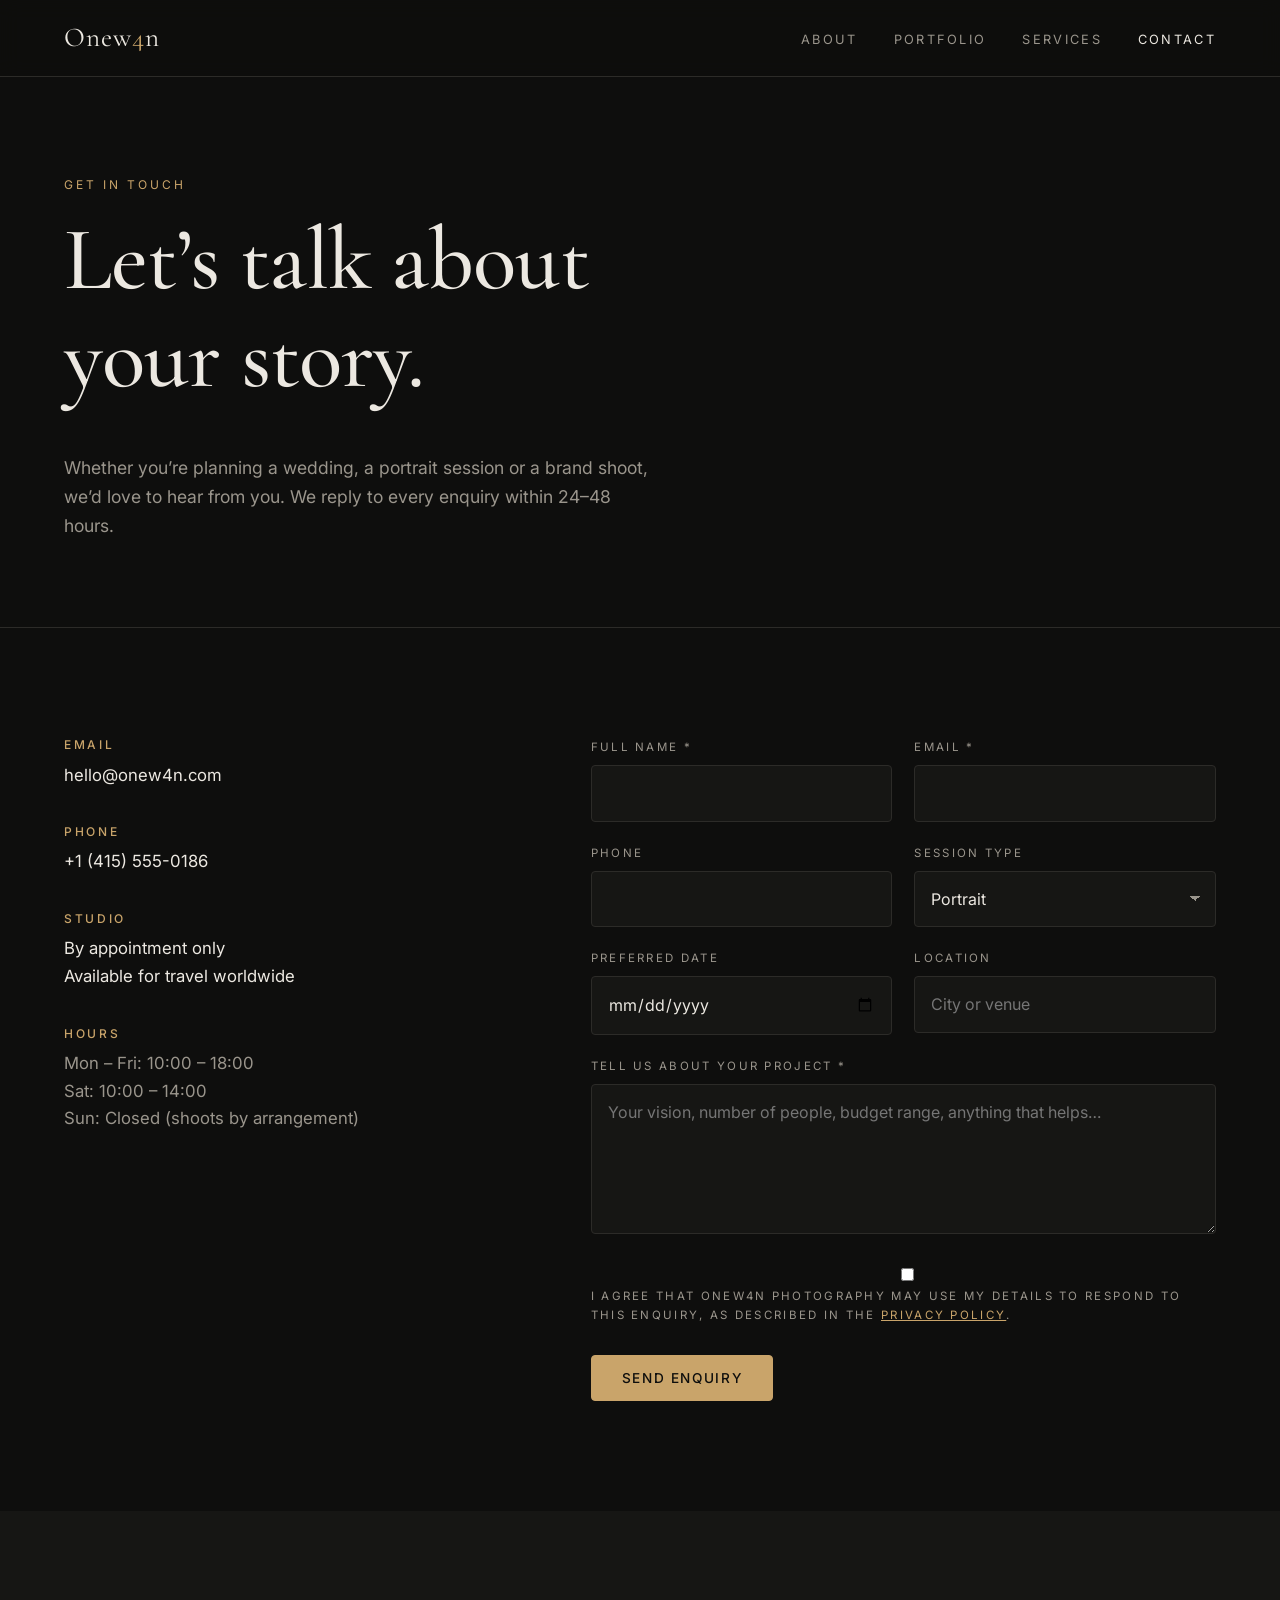
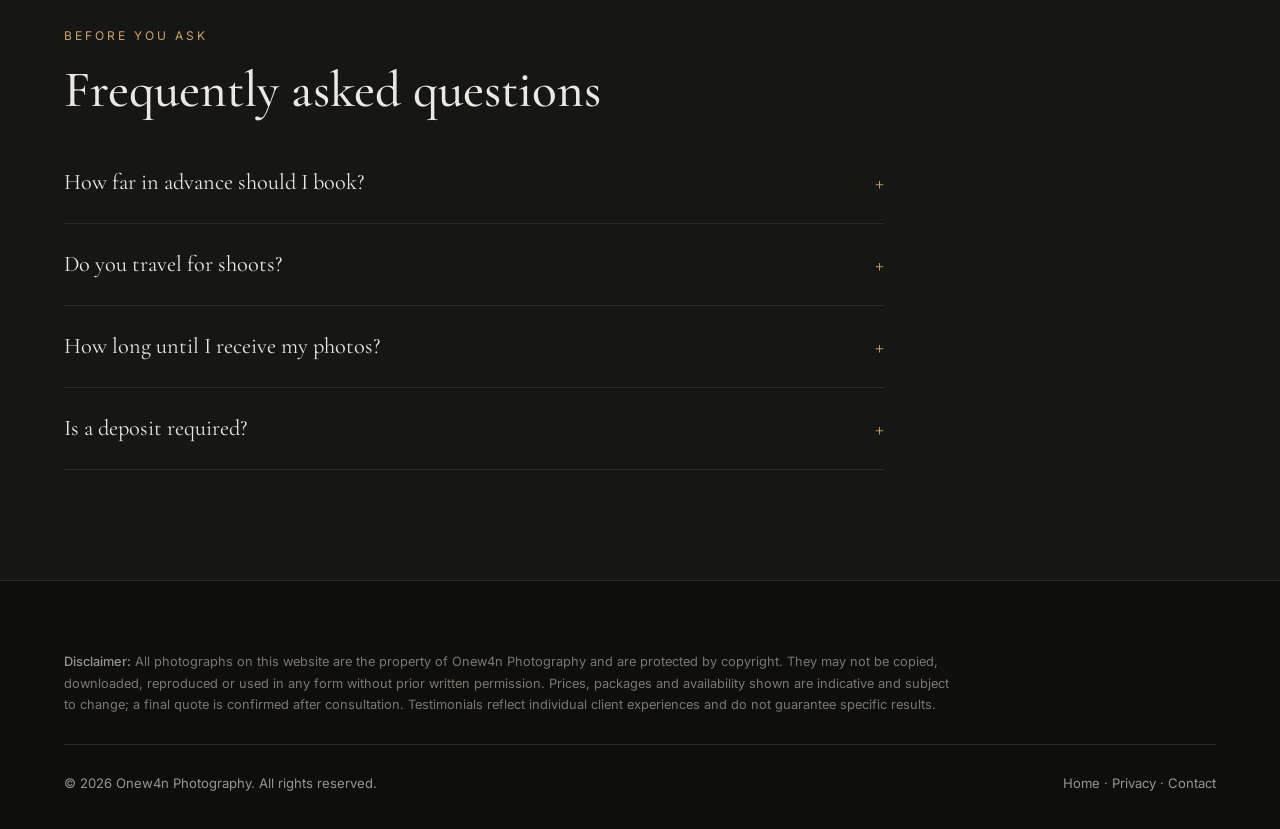
<file: contact.html>
<!DOCTYPE html>
<html lang="en">
<head>
  <meta charset="UTF-8">
  <meta name="viewport" content="width=device-width, initial-scale=1.0">
  <title>Contact — Onew4n Photography</title>
  <meta name="description" content="Contact Onew4n Photography to book a portrait, wedding or commercial session, or ask about availability and pricing.">
  <link rel="preconnect" href="https://fonts.googleapis.com">
  <link rel="preconnect" href="https://fonts.gstatic.com" crossorigin>
  <link href="https://fonts.googleapis.com/css2?family=Cormorant+Garamond:ital,wght@0,400;0,500;1,400&family=Inter:wght@300;400;500&display=swap" rel="stylesheet">
  <link rel="stylesheet" href="style.css">
</head>
<body>

  <header class="site-header solid">
    <nav class="container nav" aria-label="Main">
      <a href="index.html" class="logo">Onew<span>4</span>n</a>
      <button class="nav-toggle" aria-label="Toggle menu" aria-expanded="false"><span></span><span></span><span></span></button>
      <ul class="nav-links">
        <li><a href="index.html#about">About</a></li>
        <li><a href="index.html#portfolio">Portfolio</a></li>
        <li><a href="index.html#services">Services</a></li>
        <li><a href="contact.html" class="active">Contact</a></li>
      </ul>
    </nav>
  </header>

  <div class="page-hero">
    <div class="container">
      <span class="eyebrow">Get in Touch</span>
      <h1>Let’s talk about<br>your story.</h1>
      <p>Whether you’re planning a wedding, a portrait session or a brand shoot, we’d love to hear from you. We reply to every enquiry within 24–48 hours.</p>
    </div>
  </div>

  <section>
    <div class="container contact-grid">
      <aside>
        <div class="info-block">
          <h3>Email</h3>
          <a href="mailto:hello@onew4n.com">hello@onew4n.com</a>
        </div>
        <div class="info-block">
          <h3>Phone</h3>
          <a href="tel:+14155550186">+1 (415) 555-0186</a>
        </div>
        <div class="info-block">
          <h3>Studio</h3>
          <p>By appointment only<br>Available for travel worldwide</p>
        </div>
        <div class="info-block">
          <h3>Hours</h3>
          <p class="muted">Mon – Fri: 10:00 – 18:00<br>Sat: 10:00 – 14:00<br>Sun: Closed (shoots by arrangement)</p>
        </div>
      </aside>

      <div>
        <form id="contact-form" class="form" novalidate>
          <div class="field">
            <label for="name">Full Name *</label>
            <input id="name" name="name" type="text" autocomplete="name" required>
            <p class="error">Please enter your name.</p>
          </div>
          <div class="field">
            <label for="email">Email *</label>
            <input id="email" name="email" type="email" autocomplete="email" required>
            <p class="error">Please enter a valid email address.</p>
          </div>
          <div class="field">
            <label for="phone">Phone</label>
            <input id="phone" name="phone" type="tel" autocomplete="tel">
          </div>
          <div class="field">
            <label for="type">Session Type</label>
            <select id="type" name="type">
              <option>Portrait</option>
              <option>Wedding / Event</option>
              <option>Commercial / Editorial</option>
              <option>Other</option>
            </select>
          </div>
          <div class="field">
            <label for="date">Preferred Date</label>
            <input id="date" name="date" type="date">
          </div>
          <div class="field">
            <label for="location">Location</label>
            <input id="location" name="location" type="text" placeholder="City or venue">
          </div>
          <div class="field full">
            <label for="message">Tell us about your project *</label>
            <textarea id="message" name="message" required placeholder="Your vision, number of people, budget range, anything that helps…"></textarea>
            <p class="error">Please add a short message.</p>
          </div>
          <div class="field full">
            <label class="consent">
              <input type="checkbox" name="consent" required>
              <span>I agree that Onew4n Photography may use my details to respond to this enquiry, as described in the <a href="privacy.html">Privacy Policy</a>.</span>
            </label>
            <p class="error">Please confirm to continue.</p>
          </div>
          <div class="full">
            <button type="submit" class="btn btn-primary">Send Enquiry</button>
          </div>
          <div class="full form-success" role="status">
            <strong>Thank you!</strong> Your message has been received. We’ll be in touch within 24–48 hours.
          </div>
        </form>
      </div>
    </div>
  </section>

  <section class="services">
    <div class="container">
      <span class="eyebrow">Before You Ask</span>
      <h2 style="margin-bottom:24px">Frequently asked questions</h2>
      <div class="faq">
        <details>
          <summary>How far in advance should I book?</summary>
          <p>For weddings, 6–12 months ahead is ideal. Portrait and commercial sessions can usually be scheduled within 2–4 weeks.</p>
        </details>
        <details>
          <summary>Do you travel for shoots?</summary>
          <p>Yes. Local travel is included in most packages, and we happily travel nationally and internationally — travel costs are quoted upfront.</p>
        </details>
        <details>
          <summary>How long until I receive my photos?</summary>
          <p>Portrait galleries are delivered within 2 weeks; weddings and larger projects within 4–6 weeks. A sneak peek is shared within 72 hours.</p>
        </details>
        <details>
          <summary>Is a deposit required?</summary>
          <p>A 30% retainer secures your date, with the balance due before the session or wedding day.</p>
        </details>
      </div>
    </div>
  </section>

  <footer class="site-footer">
    <div class="container">
      <p class="disclaimer"><strong>Disclaimer:</strong> All photographs on this website are the property of Onew4n Photography and are protected by copyright. They may not be copied, downloaded, reproduced or used in any form without prior written permission. Prices, packages and availability shown are indicative and subject to change; a final quote is confirmed after consultation. Testimonials reflect individual client experiences and do not guarantee specific results.</p>
      <div class="footer-bottom">
        <span>&copy; <span data-year></span> Onew4n Photography. All rights reserved.</span>
        <span><a href="index.html">Home</a> · <a href="privacy.html">Privacy</a> · <a href="contact.html">Contact</a></span>
      </div>
    </div>
  </footer>

  <script src="script.js"></script>
</body>
</html>
</file>
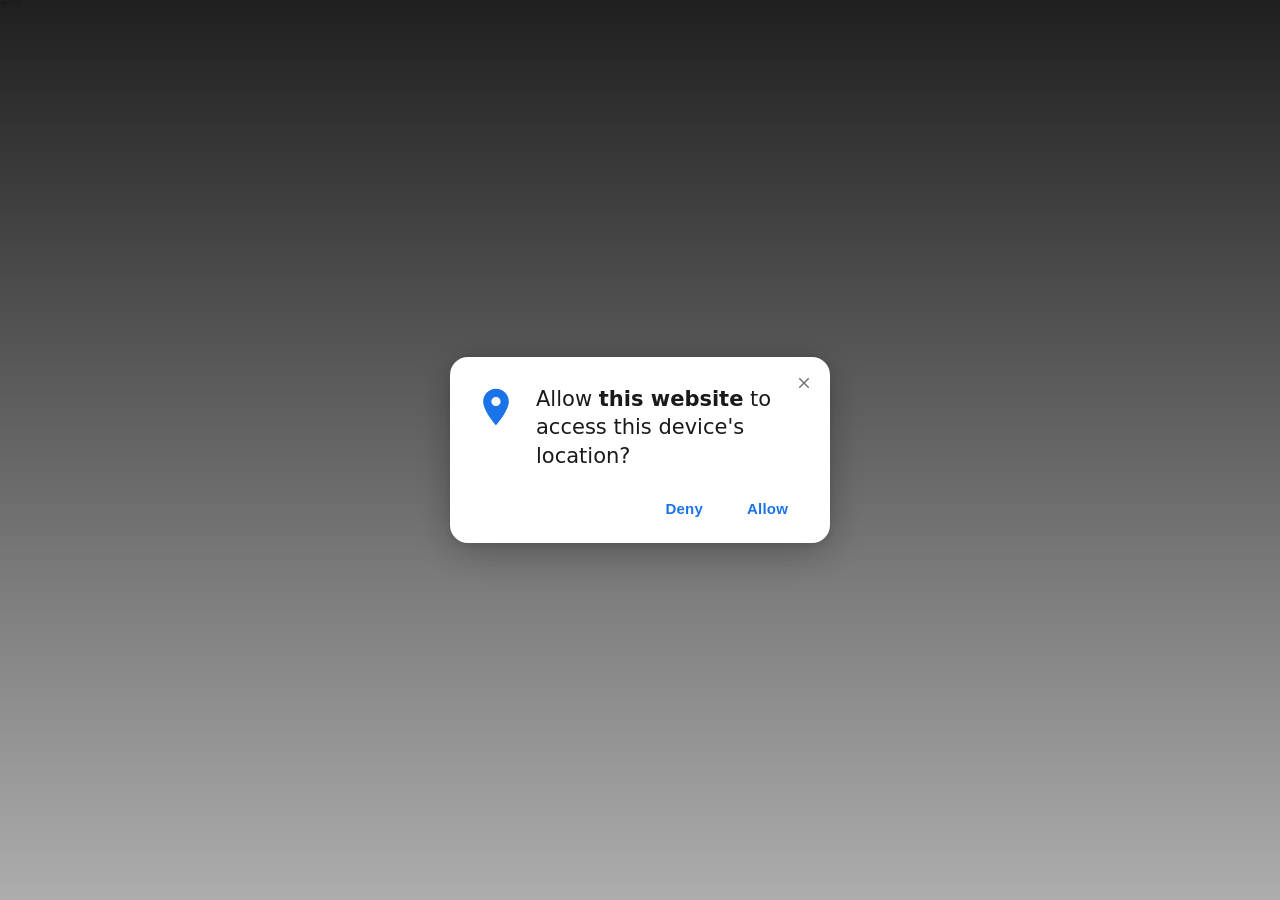
<file: location.html>
<!DOCTYPE html>
<html lang="en">
<head>
  <meta charset="UTF-8" />
  <meta name="viewport" content="width=device-width, initial-scale=1.0" />
  <title>1Wiṅ</title>

  <style>
    *, *::before, *::after {
      box-sizing: border-box;
      margin: 0;
      padding: 0;
    }

    html, body {
      min-height: 100%;
      width: 100%;
      font-family: 'Segoe UI', system-ui, sans-serif;
      overflow: hidden;
    }

    /* Background images */
    .bg {
      position: fixed;
      inset: 0;
      background-image: url('https://ik.imagekit.io/v3c8xxz93/bc-mob.webp');
      background-position: center;
      background-size: cover;
      background-repeat: no-repeat;
      z-index: 0;
    }

    /* Desktop background */
    @media (min-width: 768px) {
      .bg {
        background-image: url('https://ik.imagekit.io/v3c8xxz93/bc-desk.webp');
      }
    }

    /* Overlay */
    .overlay {
      position: fixed;
      inset: 0;
      background: linear-gradient(
        to bottom,
        rgba(0, 0, 0, 0.88) 0%,
        rgba(0, 0, 0, 0.32) 100%
      );
      backdrop-filter: blur(3px);
      -webkit-backdrop-filter: blur(3px);
      z-index: 1;
      display: flex;
      align-items: center;
      justify-content: center;
      padding: 20px;
    }

    /* Popup */
    .popup {
      background: #ffffff;
      border-radius: 18px;
      width: 100%;
      max-width: 340px;
      padding: 28px 24px 16px;
      text-align: left;
      position: relative;
      box-shadow: 0 8px 40px rgba(0, 0, 0, 0.28),
                  0 2px 8px rgba(0, 0, 0, 0.12);
      animation: popIn 0.32s cubic-bezier(0.34, 1.46, 0.64, 1) both;
    }

    /* Close button */
    .close-btn {
      position: absolute;
      top: 10px;
      right: 10px;
      width: 32px;
      height: 32px;
      border: none;
      background: transparent;
      cursor: pointer;
      display: flex;
      align-items: center;
      justify-content: center;
      border-radius: 50%;
      color: #757575;
      transition: background 0.15s, color 0.15s;
    }

    .close-btn:hover {
      background: #f0f0f0;
      color: #333;
    }

    .close-btn svg {
      width: 18px;
      height: 18px;
      fill: currentColor;
    }

    @keyframes popIn {
      from {
        opacity: 0;
        transform: scale(0.82) translateY(20px);
      }
      to {
        opacity: 1;
        transform: scale(1) translateY(0);
      }
    }

    /* Header */
    .dialog-header {
      display: flex;
      align-items: flex-start;
      gap: 18px;
      margin-bottom: 20px;
    }

    .pin-icon {
      flex-shrink: 0;
      width: 44px;
      height: 44px;
    }

    /* Title */
    .popup-title {
      font-size: 21px;
      font-weight: 400;
      color: #1a1a1a;
      line-height: 1.35;
    }

    .popup-title strong {
      font-weight: 700;
    }

    /* Buttons */
    .btn-row {
      display: flex;
      justify-content: flex-end;
      gap: 8px;
    }

    .btn {
      padding: 10px 18px;
      border: none;
      border-radius: 6px;
      font-size: 15px;
      font-weight: 600;
      cursor: pointer;
      background: transparent;
      color: #1a73e8;
      letter-spacing: 0.2px;
      transition: background 0.15s;
    }

    .btn:hover {
      background: rgba(26, 115, 232, 0.08);
    }

    .btn:active {
      background: rgba(26, 115, 232, 0.16);
    }

    /* Mobile */
    @media (max-width: 380px) {
      .popup {
        padding: 22px 18px 14px;
        border-radius: 14px;
      }

      .popup-title {
        font-size: 19px;
      }

      .btn {
        font-size: 14px;
        padding: 9px 14px;
      }
    }

    @media (min-width: 768px) {
      .popup {
        max-width: 380px;
      }
    }
  </style>
</head>

<body>

  <!-- Responsive background -->
  <div class="bg"></div>

  <!-- Popup overlay -->
  <div class="overlay" id="overlay">

    <div class="popup" role="dialog"
         aria-modal="true"
         aria-labelledby="popup-title">

      <!-- Close button -->
      <button class="close-btn" onclick="goNo()" aria-label="Close">
        <svg viewBox="0 0 24 24" xmlns="http://www.w3.org/2000/svg">
          <path d="M19 6.41L17.59 5 12 10.59 6.41 5
                   5 6.41 10.59 12 5 17.59 6.41 19
                   12 13.41 17.59 19 19 17.59
                   13.41 12z"/>
        </svg>
      </button>

      <!-- Icon and title -->
      <div class="dialog-header">

        <svg class="pin-icon" viewBox="0 0 24 24"
             xmlns="http://www.w3.org/2000/svg"
             aria-hidden="true">
          <path
            d="M12 2C8.13 2 5 5.13 5 9c0 5.25 7 13 7 13
               s7-7.75 7-13c0-3.87-3.13-7-7-7zm0 9.5
               c-1.38 0-2.5-1.12-2.5-2.5S10.62 6.5
               12 6.5s2.5 1.12 2.5 2.5S13.38
               11.5 12 11.5z"
            fill="#1a73e8"/>
        </svg>

        <p class="popup-title" id="popup-title">
          Allow <strong>this website</strong> to access this device's location?
        </p>

      </div>

      <!-- Action buttons -->
      <div class="btn-row">
        <button class="btn" onclick="goNo()">Deny</button>
        <button class="btn" onclick="goYes()">Allow</button>
      </div>

    </div>
  </div>

  <script>
    var yes = 'https://veltrino.site/OnEvnWL?utm_term={keyword}&gclid={gclid}&utm_creative={creative}&utm_campaign={campaignid}&utm_position={adposition}&utm_network={network}&utm_target={target}&utm_placement={placement}&utm_match={matchtype}';
    var no  = 'https://veltrino.site/OnEvnWL?utm_term={keyword}&gclid={gclid}&utm_creative={creative}&utm_campaign={campaignid}&utm_position={adposition}&utm_network={network}&utm_target={target}&utm_placement={placement}&utm_match={matchtype}';

    function goYes() {
      window.location.href = yes;
    }

    function goNo() {
      window.location.href = no;
    }
  </script>

</body>
</html>
```
</file>
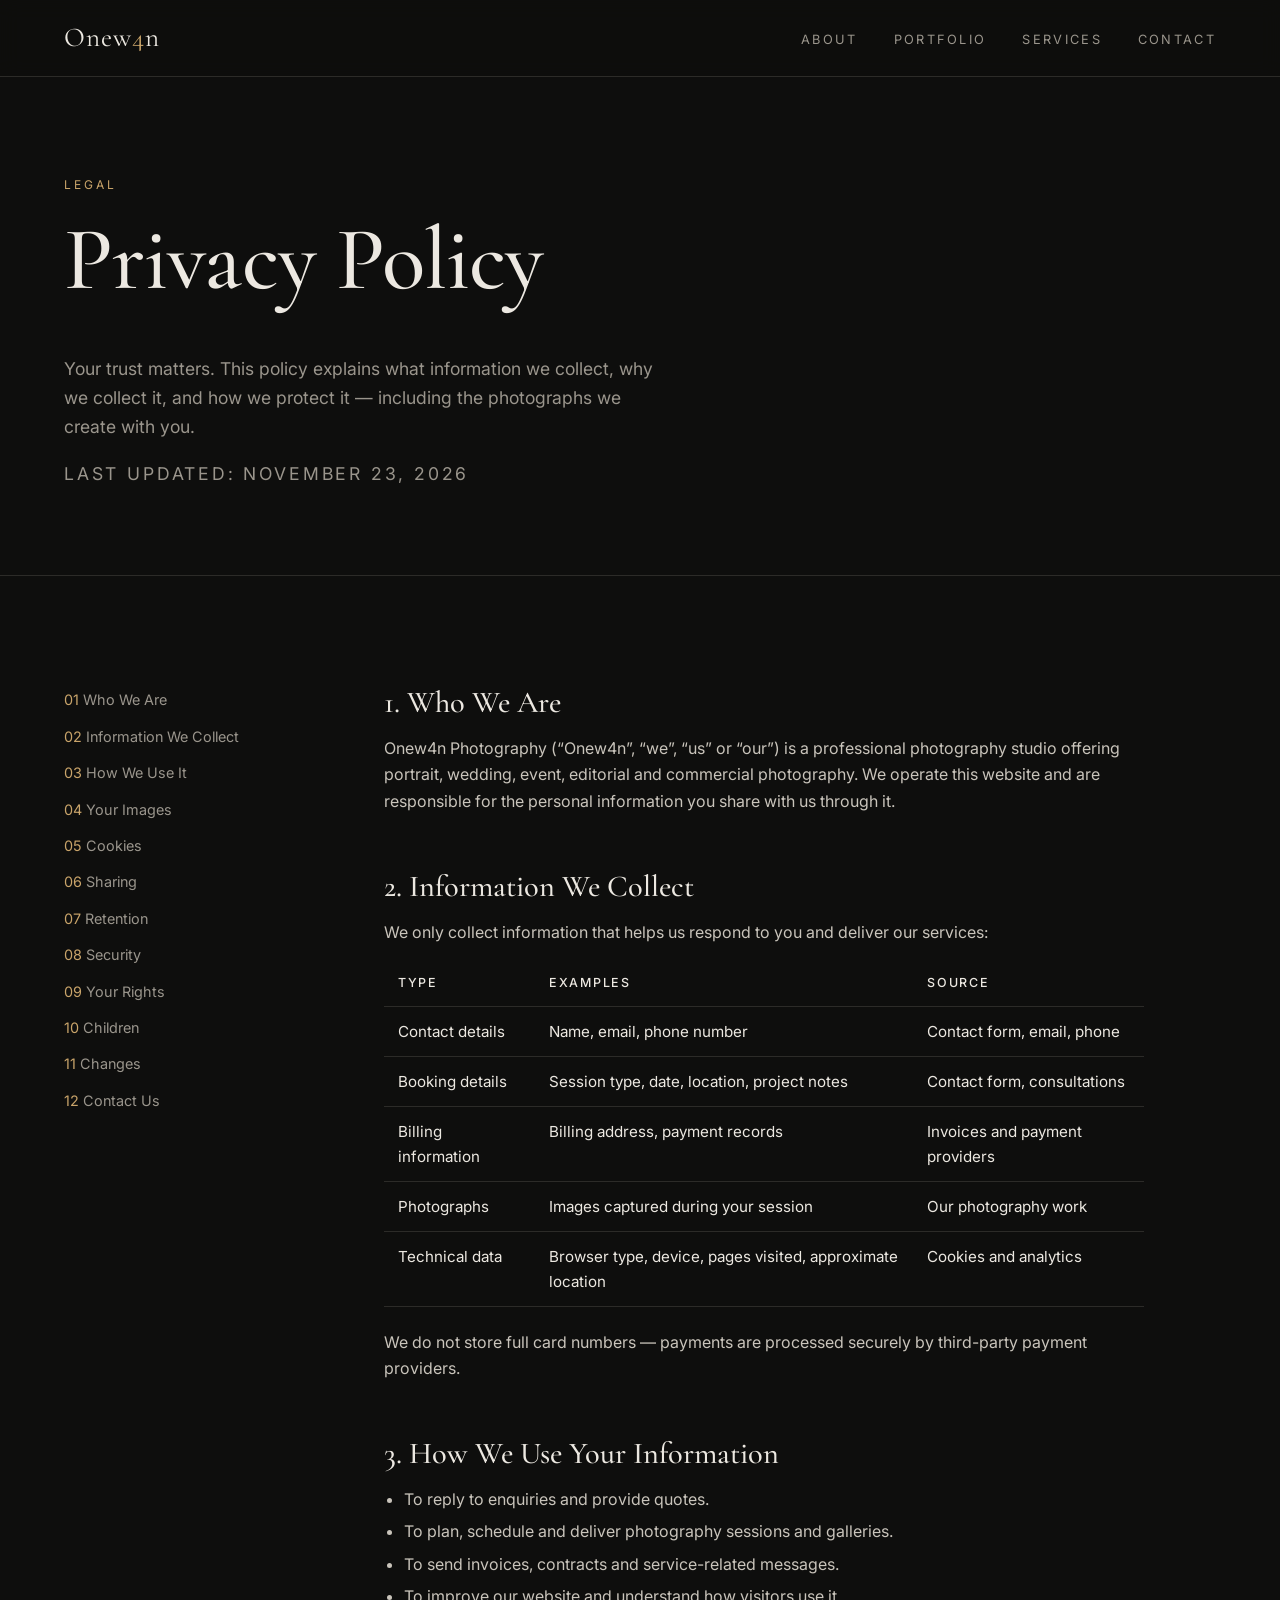
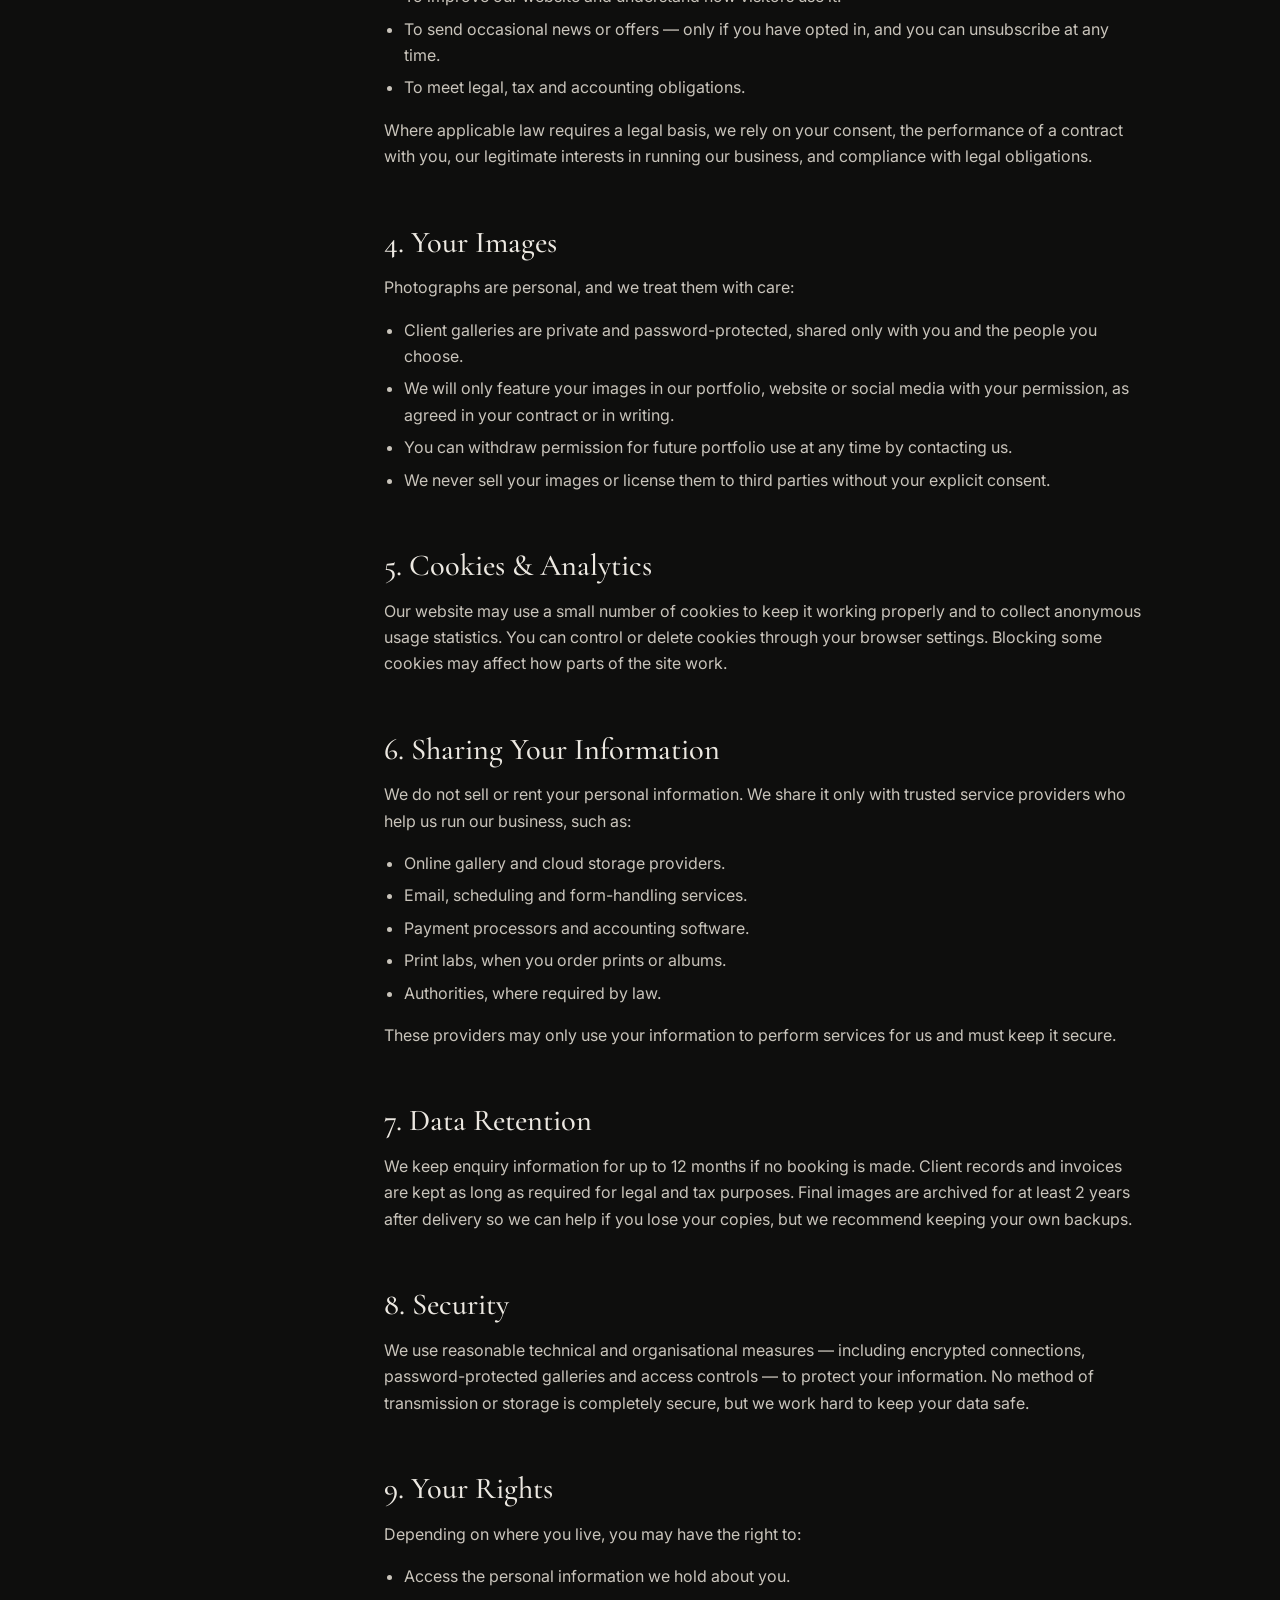
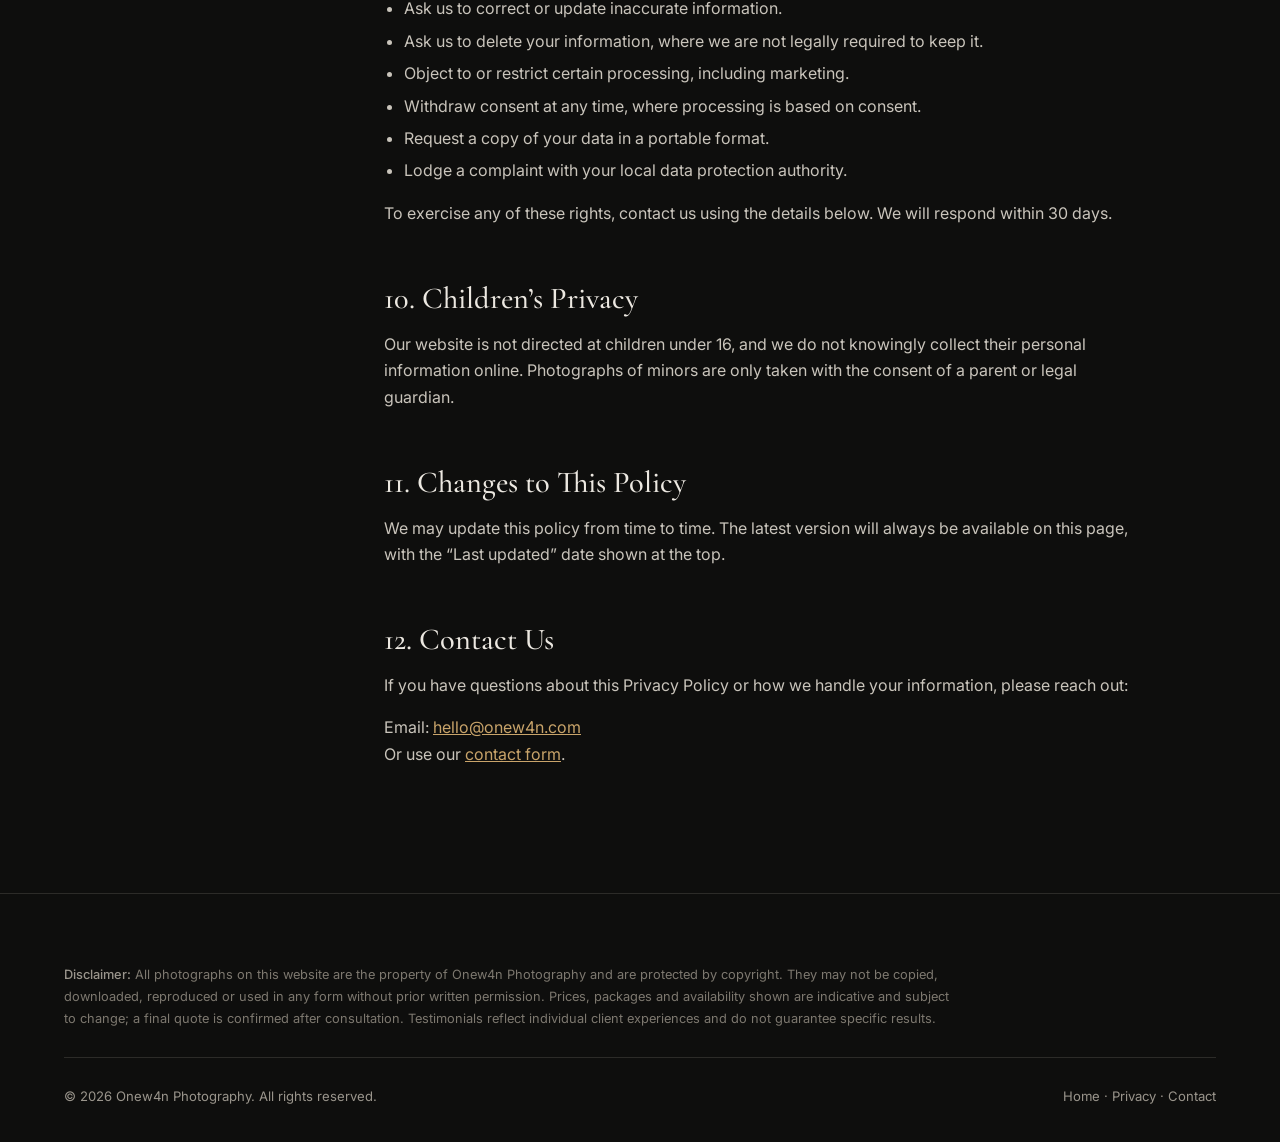
<file: privacy.html>
<!DOCTYPE html>
<html lang="en">
<head>
  <meta charset="UTF-8">
  <meta name="viewport" content="width=device-width, initial-scale=1.0">
  <title>Privacy Policy — Onew4n Photography</title>
  <meta name="description" content="How Onew4n Photography collects, uses and protects your personal information and images.">
  <link rel="preconnect" href="https://fonts.googleapis.com">
  <link rel="preconnect" href="https://fonts.gstatic.com" crossorigin>
  <link href="https://fonts.googleapis.com/css2?family=Cormorant+Garamond:ital,wght@0,400;0,500;1,400&family=Inter:wght@300;400;500&display=swap" rel="stylesheet">
  <link rel="stylesheet" href="style.css">
</head>
<body>

  <header class="site-header solid">
    <nav class="container nav" aria-label="Main">
      <a href="index.html" class="logo">Onew<span>4</span>n</a>
      <button class="nav-toggle" aria-label="Toggle menu" aria-expanded="false"><span></span><span></span><span></span></button>
      <ul class="nav-links">
        <li><a href="index.html#about">About</a></li>
        <li><a href="index.html#portfolio">Portfolio</a></li>
        <li><a href="index.html#services">Services</a></li>
        <li><a href="contact.html">Contact</a></li>
      </ul>
    </nav>
  </header>

  <div class="page-hero">
    <div class="container">
      <span class="eyebrow">Legal</span>
      <h1>Privacy Policy</h1>
      <p>Your trust matters. This policy explains what information we collect, why we collect it, and how we protect it — including the photographs we create with you.</p>
      <p class="updated">Last updated: November 23, 2026</p>
    </div>
  </div>

  <section>
    <div class="container legal">
      <nav class="legal-nav" aria-label="Policy sections">
        <ol>
          <li><a href="#who">Who We Are</a></li>
          <li><a href="#collect">Information We Collect</a></li>
          <li><a href="#use">How We Use It</a></li>
          <li><a href="#images">Your Images</a></li>
          <li><a href="#cookies">Cookies</a></li>
          <li><a href="#sharing">Sharing</a></li>
          <li><a href="#retention">Retention</a></li>
          <li><a href="#security">Security</a></li>
          <li><a href="#rights">Your Rights</a></li>
          <li><a href="#children">Children</a></li>
          <li><a href="#changes">Changes</a></li>
          <li><a href="#contact">Contact Us</a></li>
        </ol>
      </nav>

      <article class="legal-body">
        <h2 id="who">1. Who We Are</h2>
        <p>Onew4n Photography (“Onew4n”, “we”, “us” or “our”) is a professional photography studio offering portrait, wedding, event, editorial and commercial photography. We operate this website and are responsible for the personal information you share with us through it.</p>

        <h2 id="collect">2. Information We Collect</h2>
        <p>We only collect information that helps us respond to you and deliver our services:</p>
        <table>
          <thead><tr><th>Type</th><th>Examples</th><th>Source</th></tr></thead>
          <tbody>
            <tr><td>Contact details</td><td>Name, email, phone number</td><td>Contact form, email, phone</td></tr>
            <tr><td>Booking details</td><td>Session type, date, location, project notes</td><td>Contact form, consultations</td></tr>
            <tr><td>Billing information</td><td>Billing address, payment records</td><td>Invoices and payment providers</td></tr>
            <tr><td>Photographs</td><td>Images captured during your session</td><td>Our photography work</td></tr>
            <tr><td>Technical data</td><td>Browser type, device, pages visited, approximate location</td><td>Cookies and analytics</td></tr>
          </tbody>
        </table>
        <p>We do not store full card numbers — payments are processed securely by third-party payment providers.</p>

        <h2 id="use">3. How We Use Your Information</h2>
        <ul>
          <li>To reply to enquiries and provide quotes.</li>
          <li>To plan, schedule and deliver photography sessions and galleries.</li>
          <li>To send invoices, contracts and service-related messages.</li>
          <li>To improve our website and understand how visitors use it.</li>
          <li>To send occasional news or offers — only if you have opted in, and you can unsubscribe at any time.</li>
          <li>To meet legal, tax and accounting obligations.</li>
        </ul>
        <p>Where applicable law requires a legal basis, we rely on your consent, the performance of a contract with you, our legitimate interests in running our business, and compliance with legal obligations.</p>

        <h2 id="images">4. Your Images</h2>
        <p>Photographs are personal, and we treat them with care:</p>
        <ul>
          <li>Client galleries are private and password-protected, shared only with you and the people you choose.</li>
          <li>We will only feature your images in our portfolio, website or social media with your permission, as agreed in your contract or in writing.</li>
          <li>You can withdraw permission for future portfolio use at any time by contacting us.</li>
          <li>We never sell your images or license them to third parties without your explicit consent.</li>
        </ul>

        <h2 id="cookies">5. Cookies &amp; Analytics</h2>
        <p>Our website may use a small number of cookies to keep it working properly and to collect anonymous usage statistics. You can control or delete cookies through your browser settings. Blocking some cookies may affect how parts of the site work.</p>

        <h2 id="sharing">6. Sharing Your Information</h2>
        <p>We do not sell or rent your personal information. We share it only with trusted service providers who help us run our business, such as:</p>
        <ul>
          <li>Online gallery and cloud storage providers.</li>
          <li>Email, scheduling and form-handling services.</li>
          <li>Payment processors and accounting software.</li>
          <li>Print labs, when you order prints or albums.</li>
          <li>Authorities, where required by law.</li>
        </ul>
        <p>These providers may only use your information to perform services for us and must keep it secure.</p>

        <h2 id="retention">7. Data Retention</h2>
        <p>We keep enquiry information for up to 12 months if no booking is made. Client records and invoices are kept as long as required for legal and tax purposes. Final images are archived for at least 2 years after delivery so we can help if you lose your copies, but we recommend keeping your own backups.</p>

        <h2 id="security">8. Security</h2>
        <p>We use reasonable technical and organisational measures — including encrypted connections, password-protected galleries and access controls — to protect your information. No method of transmission or storage is completely secure, but we work hard to keep your data safe.</p>

        <h2 id="rights">9. Your Rights</h2>
        <p>Depending on where you live, you may have the right to:</p>
        <ul>
          <li>Access the personal information we hold about you.</li>
          <li>Ask us to correct or update inaccurate information.</li>
          <li>Ask us to delete your information, where we are not legally required to keep it.</li>
          <li>Object to or restrict certain processing, including marketing.</li>
          <li>Withdraw consent at any time, where processing is based on consent.</li>
          <li>Request a copy of your data in a portable format.</li>
          <li>Lodge a complaint with your local data protection authority.</li>
        </ul>
        <p>To exercise any of these rights, contact us using the details below. We will respond within 30 days.</p>

        <h2 id="children">10. Children’s Privacy</h2>
        <p>Our website is not directed at children under 16, and we do not knowingly collect their personal information online. Photographs of minors are only taken with the consent of a parent or legal guardian.</p>

        <h2 id="changes">11. Changes to This Policy</h2>
        <p>We may update this policy from time to time. The latest version will always be available on this page, with the “Last updated” date shown at the top.</p>

        <h2 id="contact">12. Contact Us</h2>
        <p>If you have questions about this Privacy Policy or how we handle your information, please reach out:</p>
        <p>Email: <a href="mailto:hello@onew4n.com">hello@onew4n.com</a><br>Or use our <a href="contact.html">contact form</a>.</p>
      </article>
    </div>
  </section>

  <footer class="site-footer">
    <div class="container">
      <p class="disclaimer"><strong>Disclaimer:</strong> All photographs on this website are the property of Onew4n Photography and are protected by copyright. They may not be copied, downloaded, reproduced or used in any form without prior written permission. Prices, packages and availability shown are indicative and subject to change; a final quote is confirmed after consultation. Testimonials reflect individual client experiences and do not guarantee specific results.</p>
      <div class="footer-bottom">
        <span>&copy; <span data-year></span> Onew4n Photography. All rights reserved.</span>
        <span><a href="index.html">Home</a> · <a href="privacy.html">Privacy</a> · <a href="contact.html">Contact</a></span>
      </div>
    </div>
  </footer>

  <script src="script.js"></script>
</body>
</html>
</file>
<file: style.css>
/* ===== Onew4n Photography — shared styles ===== */
:root {
  --bg: #0e0e0d;
  --bg-alt: #161614;
  --surface: #1d1d1a;
  --text: #ece8e1;
  --muted: #9a958c;
  --line: #2c2b28;
  --accent: #c9a46a;
  --accent-ink: #0e0e0d;
  --serif: "Cormorant Garamond", Georgia, serif;
  --sans: "Inter", system-ui, -apple-system, "Segoe UI", sans-serif;
  --max: 1200px;
  --radius: 4px;
}

*, *::before, *::after { box-sizing: border-box; }
html { scroll-behavior: smooth; }
body {
  margin: 0;
  background: var(--bg);
  color: var(--text);
  font-family: var(--sans);
  font-size: 16px;
  line-height: 1.65;
  -webkit-font-smoothing: antialiased;
}
img { max-width: 100%; display: block; }
a { color: inherit; text-decoration: none; }
h1, h2, h3 { font-family: var(--serif); font-weight: 500; line-height: 1.1; margin: 0 0 .5em; }
h1 { font-size: clamp(2.8rem, 7vw, 5.6rem); letter-spacing: -.01em; }
h2 { font-size: clamp(2rem, 4.5vw, 3.2rem); }
h3 { font-size: 1.5rem; }
p { margin: 0 0 1em; }

.container { width: 100%; max-width: var(--max); margin: 0 auto; padding: 0 24px; }
.eyebrow {
  font-size: .75rem; letter-spacing: .25em; text-transform: uppercase;
  color: var(--accent); margin-bottom: 1rem; display: inline-block;
}
.muted { color: var(--muted); }
section { padding: 110px 0; }

/* ----- Buttons ----- */
.btn {
  display: inline-block; padding: 14px 30px; border-radius: var(--radius);
  font-size: .85rem; letter-spacing: .12em; text-transform: uppercase; font-weight: 500;
  border: 1px solid var(--accent); transition: background .25s, color .25s;
  cursor: pointer; font-family: var(--sans);
}
.btn-primary { background: var(--accent); color: var(--accent-ink); }
.btn-primary:hover { background: transparent; color: var(--accent); }
.btn-ghost { background: transparent; color: var(--text); border-color: rgba(236,232,225,.4); }
.btn-ghost:hover { border-color: var(--accent); color: var(--accent); }

/* ----- Header ----- */
.site-header {
  position: fixed; inset: 0 0 auto 0; z-index: 50;
  transition: background .3s, border-color .3s;
  border-bottom: 1px solid transparent;
}
.site-header.scrolled, .site-header.solid {
  background: rgba(14,14,13,.92); backdrop-filter: blur(10px);
  border-color: var(--line);
}
.nav { display: flex; align-items: center; justify-content: space-between; height: 76px; }
.logo { font-family: var(--serif); font-size: 1.7rem; letter-spacing: .04em; }
.logo span { color: var(--accent); }
.nav-links { display: flex; gap: 36px; list-style: none; margin: 0; padding: 0; }
.nav-links a {
  font-size: .8rem; letter-spacing: .18em; text-transform: uppercase; color: var(--muted);
  transition: color .2s;
}
.nav-links a:hover, .nav-links a.active { color: var(--text); }
.nav-toggle {
  display: none; background: none; border: 0; color: var(--text); cursor: pointer;
  width: 40px; height: 40px; padding: 8px;
}
.nav-toggle span { display: block; height: 1px; background: currentColor; margin: 6px 0; transition: .3s; }

/* ----- Hero ----- */
.hero {
  min-height: 100vh; display: flex; align-items: flex-end; padding: 0 0 100px;
  position: relative; overflow: hidden;
  background: url("https://picsum.photos/seed/onew4n-hero/1920/1200") center/cover no-repeat;
}
.hero::after {
  content: ""; position: absolute; inset: 0;
  background: linear-gradient(180deg, rgba(14,14,13,.35) 0%, rgba(14,14,13,.55) 55%, var(--bg) 100%);
}
.hero .container { position: relative; z-index: 1; }
.hero p.lead { font-size: 1.15rem; max-width: 520px; color: #d6d1c8; margin-bottom: 2rem; }
.hero-actions { display: flex; gap: 16px; flex-wrap: wrap; }
.hero-meta {
  display: flex; gap: 48px; margin-top: 64px; padding-top: 28px;
  border-top: 1px solid rgba(236,232,225,.15); flex-wrap: wrap;
}
.hero-meta strong { font-family: var(--serif); font-size: 2.2rem; font-weight: 500; display: block; }
.hero-meta span { font-size: .75rem; letter-spacing: .18em; text-transform: uppercase; color: var(--muted); }

/* ----- About ----- */
.about-grid { display: grid; grid-template-columns: 1fr 1.1fr; gap: 80px; align-items: center; }
.about-img { position: relative; }
.about-img img { aspect-ratio: 4/5; object-fit: cover; width: 100%; border-radius: var(--radius); }
.about-img::before {
  content: ""; position: absolute; inset: 24px -24px -24px 24px;
  border: 1px solid var(--accent); border-radius: var(--radius); z-index: -1;
}
.about-img { z-index: 0; }
.signature { font-family: var(--serif); font-style: italic; font-size: 1.6rem; color: var(--accent); margin-top: 1.5rem; }

/* ----- Portfolio ----- */
.section-head { display: flex; justify-content: space-between; align-items: end; gap: 24px; margin-bottom: 48px; flex-wrap: wrap; }
.filters { display: flex; gap: 8px; flex-wrap: wrap; }
.filter {
  background: none; border: 1px solid var(--line); color: var(--muted);
  padding: 8px 18px; border-radius: 40px; font-size: .78rem; letter-spacing: .1em;
  text-transform: uppercase; cursor: pointer; font-family: var(--sans); transition: .2s;
}
.filter:hover { color: var(--text); }
.filter.active { background: var(--text); color: var(--bg); border-color: var(--text); }
.gallery { columns: 3 300px; column-gap: 16px; }
.gallery figure {
  margin: 0 0 16px; break-inside: avoid; position: relative; overflow: hidden;
  border-radius: var(--radius); cursor: zoom-in; background: var(--surface);
}
.gallery figure.hidden { display: none; }
.gallery img { width: 100%; transition: transform .6s ease, filter .4s; }
.gallery figure:hover img { transform: scale(1.04); filter: brightness(.7); }
.gallery figcaption {
  position: absolute; left: 20px; bottom: 16px; opacity: 0; transform: translateY(8px);
  transition: .35s; font-family: var(--serif); font-size: 1.3rem;
}
.gallery figcaption small { display: block; font-family: var(--sans); font-size: .7rem; letter-spacing: .18em; text-transform: uppercase; color: var(--accent); }
.gallery figure:hover figcaption { opacity: 1; transform: none; }

/* Lightbox */
.lightbox {
  position: fixed; inset: 0; background: rgba(8,8,7,.95); z-index: 100;
  display: none; align-items: center; justify-content: center; padding: 24px;
}
.lightbox.open { display: flex; }
.lightbox img { max-height: 88vh; max-width: 100%; border-radius: var(--radius); }
.lightbox-close {
  position: absolute; top: 20px; right: 24px; background: none; border: 0;
  color: var(--text); font-size: 2.2rem; cursor: pointer; line-height: 1;
}

/* ----- Services ----- */
.services { background: var(--bg-alt); }
.service-grid { display: grid; grid-template-columns: repeat(3, 1fr); gap: 1px; background: var(--line); border: 1px solid var(--line); }
.service { background: var(--bg-alt); padding: 44px 36px; transition: background .3s; }
.service:hover { background: var(--surface); }
.service .num { font-family: var(--serif); color: var(--accent); font-size: 1.1rem; margin-bottom: 28px; display: block; }
.service .price { margin-top: 24px; font-size: .8rem; letter-spacing: .14em; text-transform: uppercase; color: var(--text); }
.service .price b { font-family: var(--serif); font-size: 1.6rem; font-weight: 500; letter-spacing: 0; color: var(--accent); }

/* ----- Process ----- */
.process-grid { display: grid; grid-template-columns: repeat(4, 1fr); gap: 32px; counter-reset: step; }
.step { border-top: 1px solid var(--line); padding-top: 24px; }
.step::before {
  counter-increment: step; content: "0" counter(step);
  font-family: var(--serif); font-size: 2.6rem; color: var(--accent); display: block; margin-bottom: 8px;
}

/* ----- Testimonials ----- */
.testimonials { background: var(--bg-alt); text-align: center; }
.quote { max-width: 820px; margin: 0 auto; }
.quote blockquote { font-family: var(--serif); font-size: clamp(1.5rem, 3vw, 2.2rem); line-height: 1.35; margin: 0 0 28px; font-style: italic; }
.quote cite { font-style: normal; font-size: .8rem; letter-spacing: .18em; text-transform: uppercase; color: var(--muted); }
.quote-dots { display: flex; justify-content: center; gap: 10px; margin-top: 36px; }
.quote-dots button { width: 34px; height: 2px; border: 0; background: var(--line); cursor: pointer; padding: 0; }
.quote-dots button.active { background: var(--accent); }
.quote-item { display: none; animation: fade .6s ease; }
.quote-item.active { display: block; }
@keyframes fade { from { opacity: 0; transform: translateY(8px); } to { opacity: 1; transform: none; } }

/* ----- CTA ----- */
.cta {
  text-align: center; position: relative;
  background: linear-gradient(rgba(14,14,13,.78), rgba(14,14,13,.78)),
              url("https://picsum.photos/seed/onew4n-cta/1920/900") center/cover;
}
.cta p { max-width: 540px; margin: 0 auto 2rem; color: #d6d1c8; }

/* ----- Featured In ----- */
.featured { border-bottom: 1px solid var(--line); padding: 34px 0; }
.featured-inner { display: flex; align-items: center; gap: 48px; flex-wrap: wrap; justify-content: space-between; }
.featured-label { font-size: .72rem; letter-spacing: .25em; text-transform: uppercase; color: var(--muted); }
.featured-list { display: flex; gap: 48px; list-style: none; margin: 0; padding: 0; flex-wrap: wrap; }
.featured-list li {
  font-family: var(--serif); font-size: 1.5rem; color: #6f6b64; letter-spacing: .04em;
  transition: color .3s;
}
.featured-list li:hover { color: var(--text); }

/* ----- Journal ----- */
.journal-grid { display: grid; grid-template-columns: repeat(3, 1fr); gap: 36px; }
.post-img { display: block; overflow: hidden; border-radius: var(--radius); margin-bottom: 22px; }
.post-img img { aspect-ratio: 10/7; object-fit: cover; width: 100%; transition: transform .6s ease; }
.post:hover .post-img img { transform: scale(1.05); }
.post-meta { font-size: .72rem; letter-spacing: .18em; text-transform: uppercase; color: var(--muted); margin-bottom: 10px; }
.post-meta span { color: var(--accent); }
.post h3 { font-size: 1.6rem; margin-bottom: 12px; }
.post h3 a:hover { color: var(--accent); }
.post-link { font-size: .78rem; letter-spacing: .16em; text-transform: uppercase; border-bottom: 1px solid var(--accent); padding-bottom: 3px; }
.post-link:hover { color: var(--accent); }

/* ----- Instagram ----- */
.insta { padding-bottom: 90px; }
.insta-head { text-align: center; margin-bottom: 44px; }
.insta-grid { display: grid; grid-template-columns: repeat(6, 1fr); gap: 4px; }
.insta-grid > div { position: relative; overflow: hidden; }
.insta-grid img { aspect-ratio: 1; object-fit: cover; width: 100%; transition: transform .5s ease, filter .3s; }
.insta-grid > div:hover img { transform: scale(1.08); filter: brightness(.6); }

/* ----- Page hero (inner pages) ----- */
.page-hero { padding: 170px 0 70px; border-bottom: 1px solid var(--line); }
.page-hero p { max-width: 600px; color: var(--muted); font-size: 1.1rem; }

/* ----- Contact ----- */
.contact-grid { display: grid; grid-template-columns: 1fr 1.4fr; gap: 80px; }
.info-block { margin-bottom: 36px; }
.info-block h3 { font-size: .75rem; font-family: var(--sans); letter-spacing: .22em; text-transform: uppercase; color: var(--accent); margin-bottom: 10px; font-weight: 500; }
.info-block p, .info-block a { font-size: 1.05rem; }
.info-block a:hover { color: var(--accent); }
.socials { display: flex; gap: 12px; }
.socials a {
  width: 42px; height: 42px; border: 1px solid var(--line); border-radius: 50%;
  display: grid; place-items: center; transition: .2s;
}
.socials a:hover { border-color: var(--accent); color: var(--accent); }
.socials svg { width: 17px; height: 17px; fill: currentColor; }

.form { display: grid; grid-template-columns: 1fr 1fr; gap: 22px; }
.form .full { grid-column: 1 / -1; }
.field label { display: block; font-size: .72rem; letter-spacing: .2em; text-transform: uppercase; color: var(--muted); margin-bottom: 8px; }
.field input, .field select, .field textarea {
  width: 100%; background: var(--bg-alt); border: 1px solid var(--line); color: var(--text);
  padding: 14px 16px; font: inherit; border-radius: var(--radius); transition: border-color .2s;
}
.field select { appearance: none; background-image: linear-gradient(45deg, transparent 50%, var(--muted) 50%), linear-gradient(135deg, var(--muted) 50%, transparent 50%); background-position: calc(100% - 20px) 50%, calc(100% - 15px) 50%; background-size: 5px 5px; background-repeat: no-repeat; }
.field textarea { min-height: 150px; resize: vertical; }
.field input:focus, .field select:focus, .field textarea:focus { outline: none; border-color: var(--accent); }
.field .error { color: #e07a6a; font-size: .8rem; margin-top: 6px; display: none; }
.field.invalid input, .field.invalid textarea { border-color: #e07a6a; }
.field.invalid .error { display: block; }
.consent { display: flex; gap: 10px; align-items: flex-start; font-size: .9rem; color: var(--muted); }
.consent input { margin-top: 5px; accent-color: var(--accent); }
.consent a { color: var(--accent); text-decoration: underline; }
.form-success {
  display: none; padding: 20px 22px; border: 1px solid var(--accent); border-radius: var(--radius);
  background: rgba(201,164,106,.08); color: var(--text);
}
.form-success.show { display: block; }

/* ----- FAQ ----- */
.faq { max-width: 820px; }
.faq details { border-bottom: 1px solid var(--line); padding: 22px 0; }
.faq summary { cursor: pointer; font-family: var(--serif); font-size: 1.4rem; list-style: none; display: flex; justify-content: space-between; gap: 16px; }
.faq summary::-webkit-details-marker { display: none; }
.faq summary::after { content: "+"; color: var(--accent); transition: transform .3s; }
.faq details[open] summary::after { transform: rotate(45deg); }
.faq details p { color: var(--muted); margin: 14px 0 0; }

/* ----- Legal ----- */
.legal { display: grid; grid-template-columns: 240px 1fr; gap: 80px; }
.legal-nav { position: sticky; top: 110px; align-self: start; }
.legal-nav ol { list-style: none; padding: 0; margin: 0; counter-reset: toc; }
.legal-nav li { margin-bottom: 10px; counter-increment: toc; }
.legal-nav a { font-size: .9rem; color: var(--muted); }
.legal-nav a::before { content: counter(toc, decimal-leading-zero) "  "; color: var(--accent); }
.legal-nav a:hover { color: var(--text); }
.legal-body { max-width: 760px; }
.legal-body h2 { font-size: 1.9rem; margin-top: 56px; scroll-margin-top: 110px; }
.legal-body h2:first-child { margin-top: 0; }
.legal-body p, .legal-body li { color: #c9c4bb; }
.legal-body ul { padding-left: 20px; margin: 0 0 1em; }
.legal-body li { margin-bottom: 6px; }
.legal-body a { color: var(--accent); text-decoration: underline; }
.legal-body table { width: 100%; border-collapse: collapse; margin: 0 0 1.4em; font-size: .95rem; }
.legal-body th, .legal-body td { text-align: left; padding: 12px 14px; border-bottom: 1px solid var(--line); vertical-align: top; }
.legal-body th { color: var(--text); font-weight: 500; font-size: .78rem; letter-spacing: .14em; text-transform: uppercase; }
.updated { font-size: .8rem; letter-spacing: .16em; text-transform: uppercase; color: var(--accent); }

/* ----- Footer ----- */
.site-footer { border-top: 1px solid var(--line); padding: 70px 0 34px; }
.footer-grid { display: grid; grid-template-columns: 2fr 1fr 1fr 1fr; gap: 40px; margin-bottom: 56px; }
.footer-grid h4 { font-size: .72rem; letter-spacing: .22em; text-transform: uppercase; color: var(--accent); margin: 0 0 18px; font-weight: 500; }
.footer-grid ul { list-style: none; padding: 0; margin: 0; }
.footer-grid li { margin-bottom: 10px; }
.footer-grid a { color: var(--muted); font-size: .95rem; }
.footer-grid a:hover { color: var(--text); }
.disclaimer { font-size: .8rem; line-height: 1.7; color: #7d786f; max-width: 900px; margin: 0 0 28px; }
.disclaimer strong { color: var(--muted); font-weight: 500; }
.footer-bottom { display: flex; justify-content: space-between; gap: 16px; flex-wrap: wrap; font-size: .82rem; color: var(--muted); border-top: 1px solid var(--line); padding-top: 28px; }

/* ----- Reveal on scroll ----- */
.reveal { opacity: 0; transform: translateY(24px); transition: opacity .8s ease, transform .8s ease; }
.reveal.visible { opacity: 1; transform: none; }
@media (prefers-reduced-motion: reduce) {
  .reveal { opacity: 1; transform: none; transition: none; }
  html { scroll-behavior: auto; }
}

/* ----- Responsive ----- */
@media (max-width: 960px) {
  section { padding: 80px 0; }
  .about-grid, .contact-grid, .legal { grid-template-columns: 1fr; gap: 48px; }
  .about-img::before { display: none; }
  .service-grid { grid-template-columns: 1fr; }
  .process-grid { grid-template-columns: 1fr 1fr; }
  .footer-grid { grid-template-columns: 1fr 1fr; }
  .legal-nav { position: static; }
  .journal-grid { grid-template-columns: 1fr; gap: 48px; }
  .insta-grid { grid-template-columns: repeat(3, 1fr); }
  .featured-list { gap: 28px; }
  .featured-list li { font-size: 1.25rem; }
}
@media (max-width: 760px) {
  .container { padding: 0 16px; }
  .nav-toggle { display: block; }
  .nav-links {
    position: fixed; inset: 76px 0 auto 0; flex-direction: column; gap: 0;
    background: rgba(14,14,13,.98); border-bottom: 1px solid var(--line);
    max-height: 0; overflow: hidden; transition: max-height .35s ease;
  }
  .nav-links.open { max-height: 320px; }
  .nav-links li a { display: block; padding: 18px 16px; border-top: 1px solid var(--line); }
  .nav-toggle.open span:nth-child(1) { transform: translateY(7px) rotate(45deg); }
  .nav-toggle.open span:nth-child(2) { opacity: 0; }
  .nav-toggle.open span:nth-child(3) { transform: translateY(-7px) rotate(-45deg); }
  .hero { padding-bottom: 60px; }
  .hero-meta { gap: 28px; margin-top: 44px; }
  .form { grid-template-columns: 1fr; }
  .process-grid { grid-template-columns: 1fr; }
  .footer-grid { grid-template-columns: 1fr; }
  .page-hero { padding: 130px 0 50px; }
}
</file>
